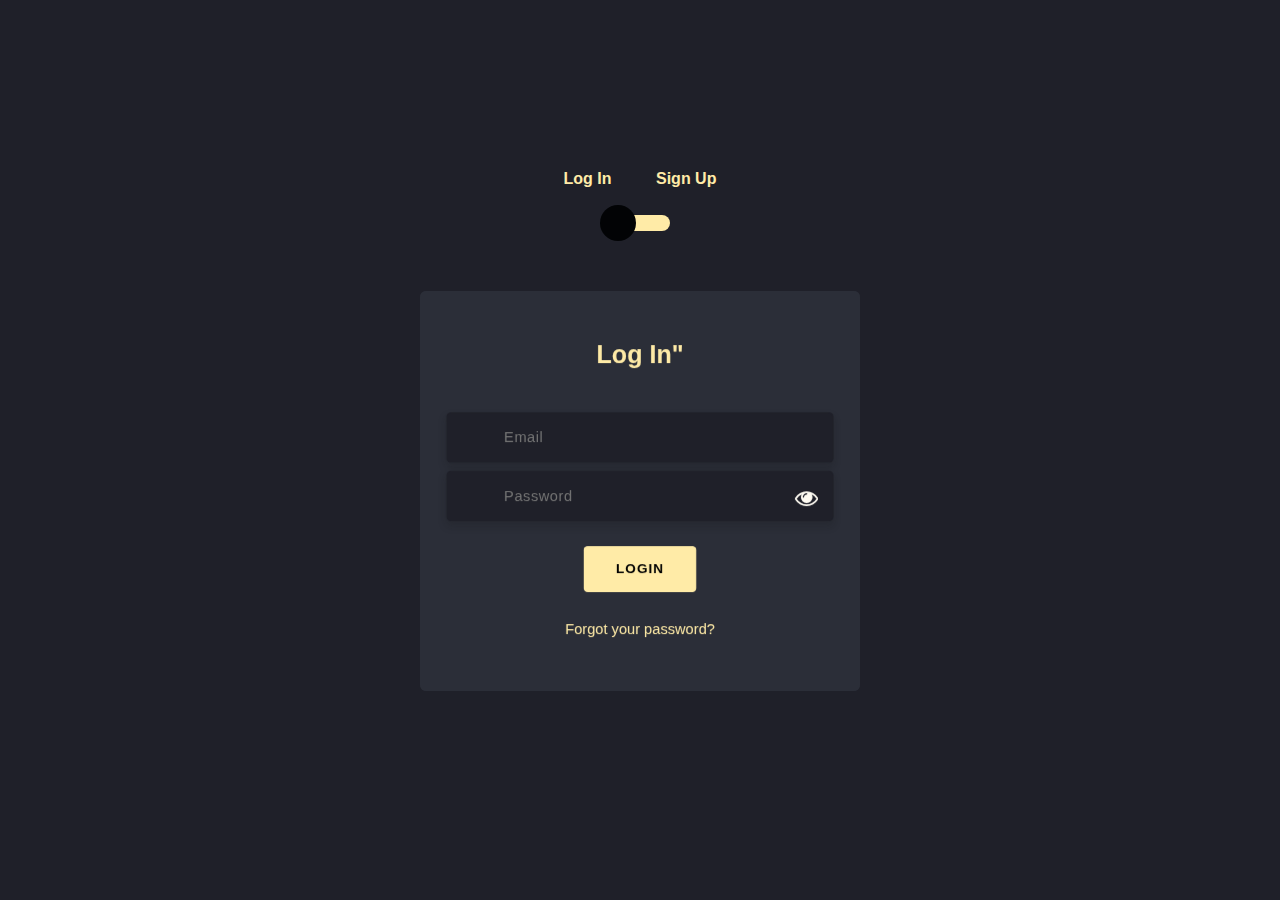
<file: index.html>
<!DOCTYPE html>
<html lang="pt-br">
<head>
  <title>Pirataflix</title>
  <meta charset="utf-8">
  <meta name="viewport" content="width=device-width, initial-scale=1, shrink-to-fit=no">
  <link rel="stylesheet" href="https://unicons.iconscout.com/release/v2.1.9/css/unicons.css">
  <link rel="stylesheet" href="https://cdnjs.cloudflare.com/ajax/libs/twitter-bootstrap/4.5.0/css/bootstrap.min.css">
  <link rel="stylesheet" href="https://cdnjs.cloudflare.com/ajax/libs/font-awesome/4.7.0/css/font-awesome.min.css">
  <link rel="stylesheet" href="ind.css">
  <link rel="shortcut icon" href="imgs/logo.jpg" type="image/x-icon">
   <!--Jquery-->
   <script src="https://ajax.googleapis.com/ajax/libs/jquery/3.6.1/jquery.min.js"></script>
</head>
<body>
  <div class="section">
    <div class="container">
      <div class="row full-height justify-content-center">
        <div class="col-12 text-center align-self-center py-5">
          <div class="section pb-5 pt-5 pt-sm-2 text-center">
            <h6 class="mb-0 pb-3"><span>Log In </span><span>Sign Up</span></h6>
            <input class="checkbox" type="checkbox" id="reg-log" name="reg-log" />
            <label for="reg-log"></label>
            <div class="card-3d-wrap mx-auto">
              <div class="card-3d-wrapper">
                <div class="card-front">
                  <div class="center-wrap">
                    <div class="section text-center">
                      <h4 class="mb-4 pb-3">Log In"
                      </h4>
                      <div class="form-group">
                        <input type="email" class="form-style" placeholder="Email" id="login_field">
                          <i class="input-icon uil uil-at"></i>
                      </div>
                      <div class="form-group mt-2">
                        <input type="password" class="form-style" placeholder="Password" id="password">
                          <i class="input-icon uil uil-lock-alt"></i>
                          <i class="fa fa-eye" id="on" onclick="mostrarSenha()"></i>
                          <i class="fa fa-eye-slash" id="of" onclick="ocultarSenha()"></i>
                      </div>
                      <a class="btn mt-4" href="#"  onclick="logar(); return false">
                        Login</a>
                        <p class="mb-0 mt-4 text-center"><a href="#" class="link">Forgot your
                            password?</a></p>
                    </div>
                  </div>
                </div>
                <div class="card-back">
                  <div class="center-wrap">
                    <div class="section text-center">
                      <form action="register.php" method="post">
                        <h4 class="mb-3 pb-3">Sign Up</h4>
                        <div class="form-group">
                          <input type="text" class="form-style" placeholder="Full Name" name="name">
                          <i class="input-icon uil uil-user"></i>
                        </div>
                        <div class="form-group mt-2">
                          <input type="tel" class="form-style" placeholder="Phone Number" name="phone">
                          <i class="input-icon uil uil-phone"></i>
                        </div>
                        <div class="form-group mt-2">
                          <input type="email" class="form-style" placeholder="Email" name="email">
                          <i class="input-icon uil uil-at"></i>
                        </div>
                        <div class="form-group mt-2">
                          <input type="password" class="form-style" placeholder="Password" name="pass">
                          <i class="input-icon uil uil-lock-alt"></i>
                        </div>
                        <button type="submit" class="btn mt-4" name="send">Register</button>
                      </form>
                    </div>
                    </form>
                  </div>
                </div>
              </div>
            </div>
          </div>
        </div>
      </div>
    </div>
  </div>
  <script src="ind.js"></script>
  <script src="in.js"></script>
</body>
</html>
</file>
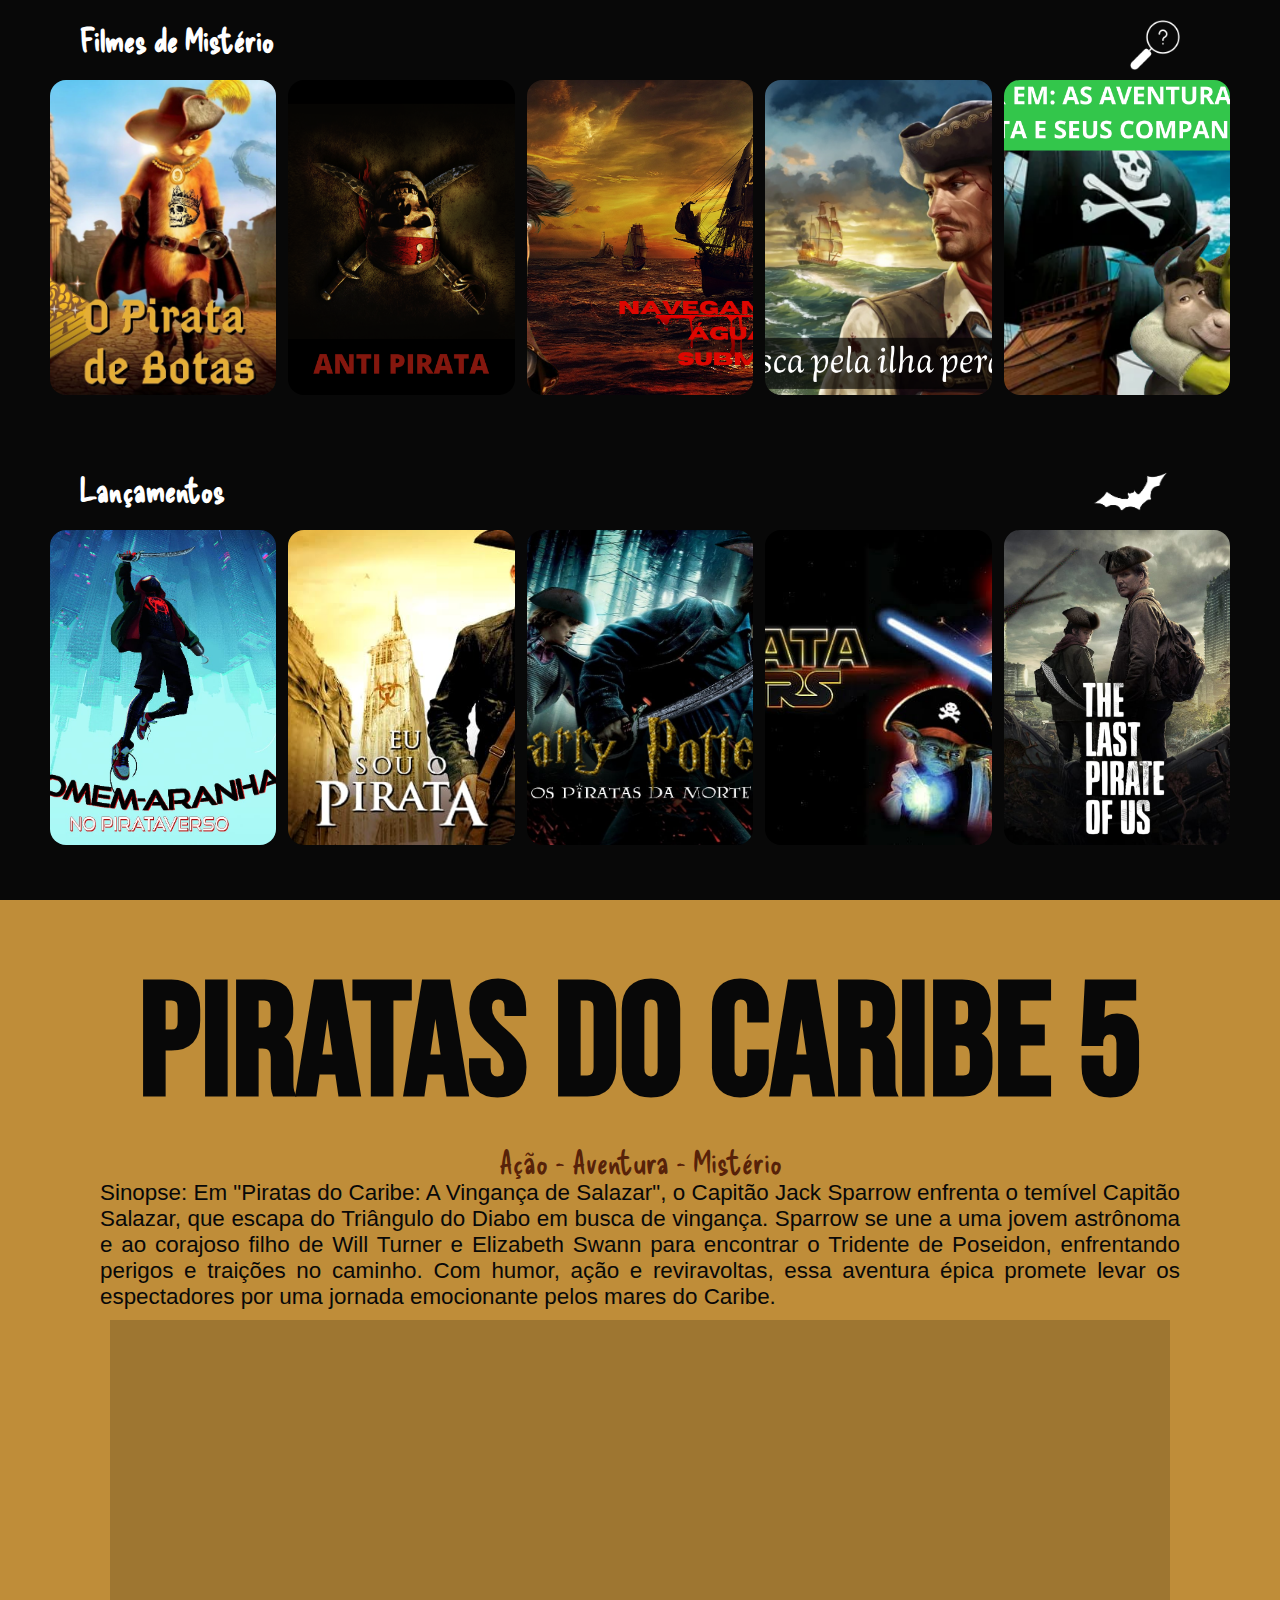
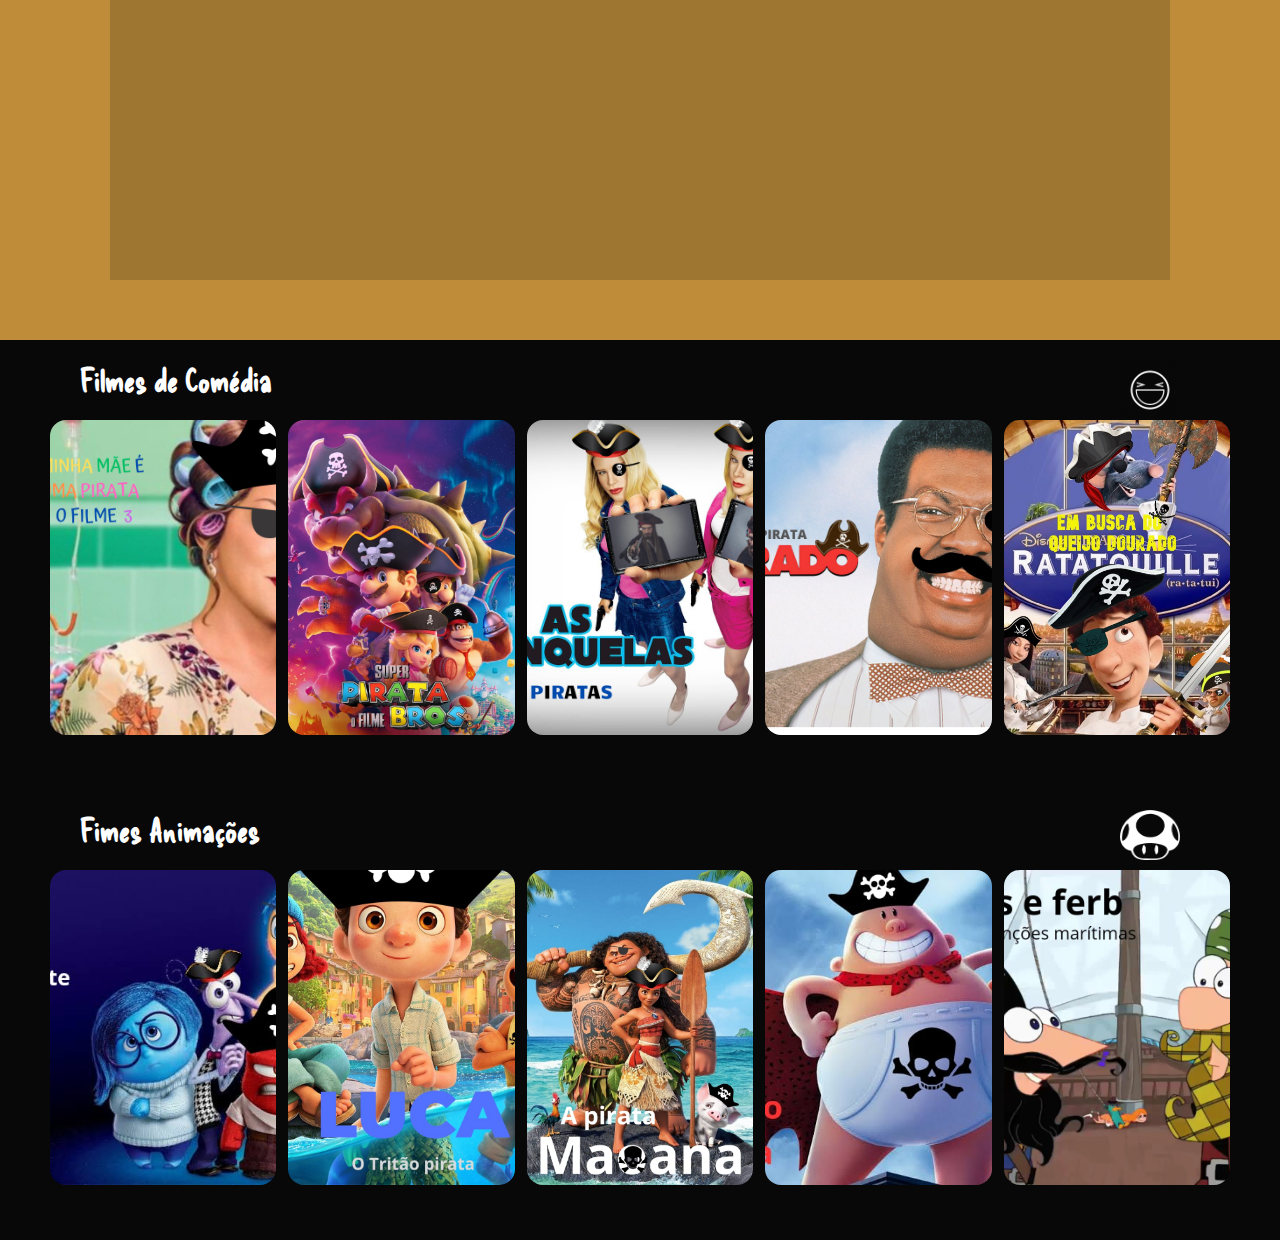
<file: Carrossel.html>
<!DOCTYPE html>
<html lang="pt-br">
<head>
    <meta charset="UTF-8">
    <meta http-equiv="X-UA-Compatible" content="IE=edge">
    <meta name="viewport" content="width=device-width, initial-scale=1.0">
    <title>Pirataflix</title>

    <meta name="viewport" content="width=device-width, initial-scale=1.0">

    <link rel="stylesheet" href="Carrossel.css">
    <script src="Carrossel.js" defer></script>

    <link rel="stylesheet" href="https://cdnjs.cloudflare.com/ajax/libs/font-awesome/6.2.0/css/all.min.css">
</head>
<body>


    <!-- Parte de catalogo de filme -->

    <section id="filmes">

        <!--=======================================================================================-->
        <!--==============================   FILMES   =============================================-->
        <div class="catalogos">
          <!--Categoria dos filmes-->
        <div class="catFilmes">
          <h2>Filmes de Mistério</h2> 
          <img id="lupa" src="imgs/misterioICO.png" alt="" >
        
        </div>
         <!-- Carrossel dos filmes -->
        
          <div class="carrossel">

            <!--================ filme 1 =====================-->
            <div class="filmeExibi" id="movie1" style="background-image: url('imgs/opiratadebotas.jpg')"></div>

            <div class="info" id="info1">
              <button class="close-btn" id="close1">Fechar</button>
              <img src="imgs/opiratadebotas.jpg" alt="" class="imgInfo" onclick="abrirVideo()">
              <h2 class="tituloInfo">O Pirata de Botas</h2>
              <h2 class="catInfo">Mistério - Animação - Aventura</h2>
              <p class="sinopseInfo">Antes de conhecer Shrek e burro, Gato de Botas vive uma grande aventura ao lado de biscoito e pinóquio. Dispostos a conquistas honra e reconhecimentos, eles se juntam pra roubar os barcos para se tornarem capitão, para isso eles enfrentam o Rumpelstiltskin e seu pato que bota ovos de ouro, o pirata de botas quer mesmo é conseguir o perdão se sua mama que cuidou dele.</p>
              
            </div>
            <!--============================================-->

            <!--================ filme 2 =====================-->
            <div class="filmeExibi" id="movie2" style="background-image: url('imgs/antipirata.png')"></div>

            <div class="info" id="info2">
              <button class="close-btn" id="close2">Fechar</button>
              <img src="imgs/antipirata.png" alt="" class="imgInfo" onclick="abrirVideo()">
              <h2 class="tituloInfo">Anti Pirata</h2>
              <h2 class="catInfo">Ação - Aventura - Mistério</h2>
              <p class="sinopseInfo">
                O Capitão Barba Rosa, que foi morto há muitos anos em uma batalha sangrenta no mar, retorna das profundezas do oceano em busca de vingança contra aqueles que debocharam de sua longa barba rosa antes de sua morte. 
                Um grupo de aventureiros busca um tesouro em uma ilha remota, enquanto estão no mar, se deparam com coisas misteriosas acontecendo em seu navio, o temivel e aterrorizante Barba Rosa terroriza os aventureiros, atacando-os com sua espada e uma risada estridente, matando impiedosamente todos aqueles que ousam desafiar sua autoridade.
                O que esses aventureiros irão fazer e por que isso está acontecendo com eles?</p>
              
            </div>
            <!--============================================-->

            <!--================ filme 3 =====================-->
            <div class="filmeExibi" id="movie3" style="background-image: url('imgs/navegandoemagua.png')"></div>

            <div class="info" id="info3">
              <button class="close-btn" id="close3">Fechar</button>
              <img src="imgs/navegandoemagua.png" alt="" class="imgInfo" onclick="abrirVideo()">
              <h2 class="tituloInfo">Navegando pelas águas do submundo</h2>
              <h2 class="catInfo"> Ação - Sobrenatural - Mistério</h2>
              <p class="sinopseInfo">Angelica, uma bela e astuta pirata, após tomar a água da fonte da juventude, e ficar imortal, descobre que é meio sereia e meio humana após ser sentenciada a morte por afogamento.
                Fugindo de seus perseguidores, Angelica adentra as profundezas do mar e descobre coisas estranhas e maravilhosas em locais nunca vistos antes. 
                Ela descobre que há uma civilização subaquática secreta governada por uma força misteriosa e poderosa que pode abalar o mundo.
              </p>
              
            </div>
            <!--============================================-->

            <!--================ filme 4 =====================-->
            <div class="filmeExibi" id="movie4" style="background-image: url('imgs/abuscapelailhaperdida.png')"></div>

            <div class="info" id="info4">
              <button class="close-btn" id="close4">Fechar</button>
              <img src="imgs/abuscapelailhaperdida.png" alt="" class="imgInfo" onclick="abrirVideo()">
              <h2 class="tituloInfo">A busca pela ilha perdida</h2>
              <h2 class="catInfo">Mistério - Aventura, suspense</h2>
              <p class="sinopseInfo">O pirata caolho Eduardo Henrique sempre ouviu lendas sobre uma ilha misteriosa que muda de localização constantemente, e ele está determinado a encontrá-la e descobrir seus segredos. 
                Finalmente, eles chegam à ilha misteriosa e descobrem um lugar incrível, repleto de tesouros escondidos e mistérios antigos. Mas a verdadeira surpresa é uma presença misteriosa que habita a ilha, e parece que eles não são bem vindos ali.</p>
              
            </div>
            <!--============================================-->

            <!--================ filme 5 =====================-->
            <div class="filmeExibi" id="movie5" style="background-image: url('imgs/shrek.png')"></div>

            <div class="info" id="info5">
              <button class="close-btn" id="close5">Fechar</button>
              <img src="imgs/shrek.png" alt="" class="imgInfo" onclick="abrirVideo()">
              <h2 class="tituloInfo">Shrek em: As aventuras de um pirata e seus companheiros</h2>
              <h2 class="catInfo">Animação - Mistérios - Contoa</h2>
              <p class="sinopseInfo">Doente em estado terminal, o Pirata Harold chama Fiona e Shrek para uma conversa sobre a sucessão de seu návio e tripulação pirata conhecidos como Tão Tão Distante. Na companhia do Burro e do Pirata de Botas, Shrek se encarrega da missão e sai em busca do pirata biscoito e seus amigos que pode ser seu substituto como capitão do návio. Mas, antes de cumprir a tarefa, enfrenta as armações do ambicioso Príncipe Encantado e sua mãe fada madrinha.</p>
              
            </div>
            <!--============================================-->

            
          </div>
          <div id="espaco"></div>
        </div>  
        <!--=======================================================================================-->
        <!--=======================================================================================-->
        
            <!--=======================================================================================-->
        <!--==============================   FILMES   =============================================-->
        <div class="catalogos">
          <!--Categoria dos filmes-->
        <div class="catFilmes">
          <h2>Lançamentos</h2> 
          <img id="bat" src="imgs/bat.png" alt="" >
        
        </div>
         <!-- Carrossel dos filmes -->
        
          <div class="carrossel">

            <!--================ filme 1 =====================-->
            <div class="filmeExibi" id="movie6" style="background-image: url('imgs/aranhaverso.jfif')"></div>

            <div class="info" id="info6">
              <button class="close-btn" id="close6">Fechar</button>
              <img src="imgs/aranhaverso.jfif" alt="" class="imgInfo" onclick="abrirVideo()">
              <h2 class="tituloInfo">Homem-Aranha No PirataVerso</h2>
              <h2 class="catInfo">Ação - Animação - Superheroi</h2>
              <p class="sinopseInfo">A pouco tempo o estudante universitário Miles assumiu sua identidade secreta como o herói justiceiro Homem-Aranha, depois de enfrentar inúmeras ameaças, é chegada a hora do seu maior desafio: Acabar de vez com sua versão do mau de outra dimensão, a principal mente por trás de um enorme grupo piratas de outro mundo.</p>
              
            </div>
            <!--============================================-->
            <!--================ filme 7 =====================-->
            <div class="filmeExibi" id="movie7" style="background-image: url('imgs/eusouopirata.jfif')"></div>

            <div class="info" id="info7">
              <button class="close-btn" id="close7">Fechar</button>
              <img src="imgs/eusouopirata.jfif" alt="" class="imgInfo" onclick="abrirVideo()">
              <h2 class="tituloInfo">Eu sou o Pirata</h2>
              <h2 class="catInfo">Suspense - Terror - Ação</h2>
              <p class="sinopseInfo">Anos após o mundo ter sido destruído devido as grandes proporções de guerras originalizadas por bandos  piratas, acompanhamos a vida de Will, um nômade forasteiro que devido as guerras perdeu tudo que era importante na sua vida antiga, não vendo mais sentido em sua vida, ele decide fazer o impensável: ir atrás das grandes mentes por trás das mais cruéis tripulações.</p>
              
            </div>
            <!--============================================-->
            <!--================ filme 1 =====================-->
            <div class="filmeExibi" id="movie8" style="background-image: url('imgs/harry.jfif')"></div>

            <div class="info" id="info8">
              <button class="close-btn" id="close8">Fechar</button>
              <img src="imgs/harry.jfif" alt="" class="imgInfo" onclick="abrirVideo()">
              <h2 class="tituloInfo">Harry Potter e os Piratas da Morte</h2>
              <h2 class="catInfo">Suspense - Terror - Comédia</h2>
              <p class="sinopseInfo">Após um feitiço que deu errado, Harry junto de Hermione e Ron são transportados para outra dimensão, após explorarem o novo mundo, descobrem que além de muita magia maligna, há também um enorme grupo de piratas querendo dominar seus lares.</p>
              
            </div>
            <!--============================================-->
            <!--================ filme 1 =====================-->
            <div class="filmeExibi" id="movie9" style="background-image: url('imgs/piratawars.jfif')"></div>

            <div class="info" id="info9">
              <button class="close-btn" id="close9">Fechar</button>
              <img src="imgs/piratawars.jfif" alt="" class="imgInfo" onclick="abrirVideo()">
              <h2 class="tituloInfo">Pirata Wars</h2>
              <h2 class="catInfo">Ação - Aventura - Espacial</h2>
              <p class="sinopseInfo">A cada dia que se passa a zona dominada pelo Capitão Pirata Vader se expande na galáxia, exterminando qualquer tipo de resistência que se oponha, mas ainda há esperanças, em um planeta deserto muito distante do navio central Ostra da Morte, um jovem é convocado para um pequeno grupo de insurgentes dispostos a combater os piratas espaciais, mas mau sabia ele os segredos que descobriria nessa imensa aventura.</p>
              
            </div>
            <!--============================================-->
            <!--================ filme 1 =====================-->
            <div class="filmeExibi" id="movie10" style="background-image: url('imgs/tlou.jfif')"></div>

            <div class="info" id="info10">
              <button class="close-btn" id="close10">Fechar</button>
              <img src="imgs/tlou.jfif" alt="" class="imgInfo" onclick="abrirVideo()">
              <h2 class="tituloInfo">The Pirate of Us</h2>
              <h2 class="catInfo">Suspense - Apocalipse - Sobrevivência</h2>
              <p class="sinopseInfo">Em um mundo onde tudo foi tomado por imensas guerras de federações contra bando piratas, observamos a vida de Joel, um dos poucos mercenários disposto a fazer trabalhos impossíveis e suicidas aceitando uma de suas ultimas missões: Levar a garota com as respostas para o fim da guerra, não tendo em visto que para isso, esbarraria em tudo aquilo que é hostil nesse mundo apocalíptico.</p>
              
            </div>
            <!--============================================-->
            
            <!--============================================-->

            
          </div>
          <div id="espaco"></div>
        </div>  
        <!--=======================================================================================-->
        <!--=======================================================================================-->
        
            
        
      
      
       
        
      
      
       
 
        <!--=======================================================================================-->
        <!-- Parte de Lançamento de filme -->
        <!--=======================================================================================-->

        <div class="lancamento">
            <h2 id="tituloLan">Piratas do Caribe 5</h2>
            <p id="categoriaLan">Ação - Aventura - Mistério</p>
            <p id="sinopseLan">Sinopse: Em "Piratas do Caribe: A Vingança de Salazar", o Capitão Jack Sparrow enfrenta o temível Capitão Salazar, que escapa do Triângulo do Diabo em busca de vingança. Sparrow se une a uma jovem astrônoma e ao corajoso filho de Will Turner e Elizabeth Swann para encontrar o Tridente de Poseidon, enfrentando perigos e traições no caminho. Com humor, ação e reviravoltas, essa aventura épica promete levar os espectadores por uma jornada emocionante pelos mares do Caribe. </p>

            <div id="videoLan">
              <iframe width="100%" height="100%" src="https://www.youtube.com/embed/fpPv8XdjW8w" title="YouTube video player" frameborder="0" allow="accelerometer; autoplay; clipboard-write; encrypted-media; gyroscope; picture-in-picture; web-share" allowfullscreen></iframe>
            </div>  
        </div>
        <!--=======================================================================================-->
        <!--============================-->
        <!--=======================================================================================-->

      



        <!--=======================================================================================-->
        <!--==============================   FILMES   =============================================-->
        <div class="catalogos">
          <!--Categoria dos filmes-->
        <div class="catFilmes">
          <h2>Filmes de Comédia</h2> 
          <img id="hahaha" src="imgs/hahaha.png" alt="" >
        
        </div>
         <!-- Carrossel dos filmes -->
        
          <div class="carrossel">

          
           <!--================ filme 1 =====================-->
           <div class="filmeExibi" id="movie11" style="background-image: url('imgs/minhamaeeumapirata.jfif')"></div>

           <div class="info" id="info11">
             <button class="close-btn" id="close11">Fechar</button>
             <img src="imgs/minhamaeeumapirata.jfif" alt="" class="imgInfo" onclick="abrirVideo()">
             <h2 class="tituloInfo">Minha mãe é uma pirata </h2>
             <h2 class="catInfo">Aventura - Besteirol - Comédia</h2>
             <p class="sinopseInfo">Determinada a provar que é uma verdadeira pirata, nossa heroína se une a uma tripulação excêntrica de piratas atrapalhados, formada por seus fiéis amigos e vizinhos. Juntos, eles enfrentarão tempestades, enfrentarão monstros marinhos e lidarão com uma rival sinistra, Capitã Maligna, que fará de tudo para ficar com o tesouro.
              Enquanto desbrava ilhas exóticas, Dona Hermínia precisará usar suas habilidades cômicas para contornar os obstáculos e manter sua tripulação unida. Enquanto isso, seus filhos, Juliano e Marcelina, se juntam à aventura, provando que a família é o maior tesouro de todos.
               Prepare-se para embarcar nessa jornada hilariante em alto-mar, onde a verdadeira riqueza está nas risadas compartilhadas e no amor entre mãe e filhos.</p>
             
           </div>
           <!--============================================-->
           <!--================ filme 1 =====================-->
           <div class="filmeExibi" id="movie12" style="background-image: url('imgs/mario.jfif')"></div>

           <div class="info" id="info12">
             <button class="close-btn" id="close12">Fechar</button>
             <img src="imgs/mario.jfif" alt="" class="imgInfo" onclick="abrirVideo()">
             <h2 class="tituloInfo">Super Pirata Bros O Fime</h2>
             <h2 class="catInfo">Animação - Aventura - Mistério</h2>
             <p class="sinopseInfo">Super Mario! Um clássico dos vídeo-games agora em mais uma de suas aventuras fantásticas contra o terrível vilão Bowser, acompanhado de seus amigos, Mario parte para uma jornada pelo mundo dos piratas para recuperar a sua amada das mãos do Capitão Bowser, será que ele conseguira?</p>
             
           </div>
           
           <!--================ filme 1 =====================-->
           <div class="filmeExibi" id="movie13" style="background-image: url('imgs/as\ branquelas.jfif')"></div>

           <div class="info" id="info13">
             <button class="close-btn" id="close13">Fechar</button>
             <img src="imgs/as branquelas.jfif" alt="" class="imgInfo" onclick="abrirVideo()">
             <h2 class="tituloInfo">As branquelas Pirata</h2>
             <h2 class="catInfo">Ação - Aventura - Comédia</h2>
             <p class="sinopseInfo">As branquelas Piratas conta a história das irmãs Brittany e Tiffany que cansadas da rotina do escritório, decidem embarcar em uma grande aventura como piratas. Sem muita experiência no assunto, elas precisam lidar com as dificuldades do mar e as ameaças de outros piratas para conseguir alcançar o tão sonhado tesouro. Com muito humor e trapalhadas, elas conquistam a tripulação e provam que não é preciso ser um homem para ser um bom pirata.</p>
             
           </div>
           <!--============================================-->
           <!--================ filme 1 =====================-->
           <div class="filmeExibi" id="movie14" style="background-image: url('imgs/professor.jfif')"></div>

           <div class="info" id="info14">
             <button class="close-btn" id="close14">Fechar</button>
             <img src="imgs/professor.jfif" alt="" class="imgInfo" onclick="abrirVideo()">
             <h2 class="tituloInfo">O professor pirata aloprado</h2>
             <h2 class="catInfo">Besteirol - Escolar - Comédia</h2>
             <p class="sinopseInfo">Com sua inteligência peculiar e suas experiências científicas malucas, o Professor pirata está determinado a encontrar o lendário tesouro dos mares, escondido há séculos. A bordo do seu navio pirata laboratório, ele reúne uma tripulação divertida e desajustada, formada por ex-alunos e colegas cientistas, que embarcam nessa jornada maluca ao seu lado.
              Enquanto enfrenta tempestades e criaturas marinhas bizarras, o Professor Pirata Aloprado causa caos e diversão por onde passa. Utilizando sua inventividade e conhecimento científico, ele encontra maneiras inusitadas de superar obstáculos e confundir seus inimigos, como o Capitão Gancho, um pirata rival obcecado pelo tesouro.
              Enquanto isso, os alunos do Professor Sherman embarcam na aventura, aprendendo valiosas lições de ciência, amizade e coragem. Juntos, eles descobrem que a verdadeira riqueza está nas descobertas científicas, nas risadas compartilhadas e no poder do trabalho em equipe</p>
             
           </div>
           <!--============================================-->
           <!--================ filme 1 =====================-->
           <div class="filmeExibi" id="movie15" style="background-image: url('imgs/rato.jfif')"></div>

           <div class="info" id="info15">
             <button class="close-btn" id="close15">Fechar</button>
             <img src="imgs/rato.jfif" alt="" class="imgInfo" onclick="abrirVideo()">
             <h2 class="tituloInfo">Ratatouille: Em Busca do Queijo Dourado</h2>
             <h2 class="catInfo">Aventura - Animação - Comédia</h2>
             <p class="sinopseInfo">Prepare-se para uma hilariante aventura em "Ratatouille: Em Busca do Queijo Dourado", onde o ratinho Remy se torna um pirata determinado a encontrar o lendário Queijo da Sabedoria Suprema. Com sua tripulação de amigos roedores e um atrapalhado cozinheiro como co-piloto, eles enfrentam tempestades de migalhas, piratas famintos e situações hilárias em busca do tesouro mais saboroso dos mares. Uma história cheia de humor, trocadilhos com queijos e uma pitada de gastronomia que vai fazer você rir do início ao fim.</p>
             
           </div>
           <!--============================================-->
            
            <!--============================================-->

            
          </div>
          <div id="espaco"></div>
        </div>  
        <!--=======================================================================================-->
        <!--=======================================================================================-->

        

        <!--=======================================================================================-->
        <!--==============================   FILMES   =============================================-->
        <div class="catalogos">
          <!--Categoria dos filmes-->
        <div class="catFilmes">
          <h2>Fimes Animações</h2> 
          <img id="animacao" src="imgs/animacao.png" alt="" >
        
        </div>
         <!-- Carrossel dos filmes -->
        
          <div class="carrossel">

           <!--================ filme 1 =====================-->
           <div class="filmeExibi" id="movie16" style="background-image: url('imgs/divertidamente.jfif')"></div>

           <div class="info" id="info16">
             <button class="close-btn" id="close16">Fechar</button>
             <img src="imgs/divertidamente.jfif" alt="" class="imgInfo" onclick="abrirVideo()">
             <h2 class="tituloInfo">Divertidamente Em Alto Mar</h2>
             <h2 class="catInfo">Animação - Comédia - Aventura</h2>
             <p class="sinopseInfo">Com a mudança para uma nova jornada em alto mar , as emoções de Riley, que tem apenas 11 anos de idade, ficam extremamente agitadas. Uma confusão na sala de controle do navio deixa a Alegria e a Tristeza de fora, afetando a vida de Riley radicalmente e assim deixando ela doida com essa vida pirata </p>
             
           </div>
           <!--============================================-->
           <!--================ filme 1 =====================-->
           <div class="filmeExibi" id="movie17" style="background-image: url('imgs/luca.jfif')"></div>

           <div class="info" id="info17">
             <button class="close-btn" id="close17">Fechar</button>
             <img src="imgs/luca.jfif" alt="" class="imgInfo" onclick="abrirVideo()">
             <h2 class="tituloInfo">Luca O Tritão Pirata</h2>
             <h2 class="catInfo">Animação - Mistério - Comédia</h2>
             <p class="sinopseInfo">Luca vive aventuras com seu novo melhor amigo pirata, mas a diversão é ameaçada por um segredo: seu amigo é um monstro marinho de outro mundo que fica abaixo da superfície da água assim tendo que caçá-lo até o capitão pirata ter sua cabeça </p>
             
           </div>
           <!--============================================-->
           <!--================ filme 1 =====================-->
           <div class="filmeExibi" id="movie18" style="background-image: url('imgs/moana.jfif')"></div>

           <div class="info" id="info18">
             <button class="close-btn" id="close18">Fechar</button>
             <img src="imgs/moana.jfif" alt="" class="imgInfo" onclick="abrirVideo()">
             <h2 class="tituloInfo">A Pirata Maoana </h2>
             <h2 class="catInfo">Animação - Comédia - Ação</h2>
             <p class="sinopseInfo">Uma jovem parte em uma missão para capturar um pirata Durante a jornada, Moana conhece o outrora poderoso semideus Maui, que a guia em sua busca para encontrar o  caminho até o pirata, eles navegam pelo oceano em uma viagem incrível. Até achar o pirata ele pagar todos os seus erros e sendo preso </p>
             
           </div>
           <!--============================================-->
           <!--================ filme 1 =====================-->
           <div class="filmeExibi" id="movie19" style="background-image: url('imgs/cueca.jfif')"></div>

           <div class="info" id="info19">
             <button class="close-btn" id="close19">Fechar</button>
             <img src="imgs/cueca.jfif" alt="" class="imgInfo" onclick="abrirVideo()">
             <h2 class="tituloInfo">As aventuras do Capitão Cueca</h2>
             <h2 class="catInfo">Animação - Comédia - Aventura</h2>
             <p class="sinopseInfo">George Beard e Harold Hutchins são melhores amigos que passam os seus dias criando histórias em jornadas piratas fazendo com que as peças que vão roubar  . Um dia, acidentalmente hipnotizam o capitão , levando-o a acreditar que ele é o Capitão Cueca, um super-herói completamente tolo cujo traje consiste em roupa íntima e uma capa. Como se isso não fosse ruim o suficiente, o novo capitao é um cientista maluco que caiu em desgraça e está disposto a vingar-se a todo custo até acabar com o navio</p>
             
           </div>
           <!--============================================-->
           <!--================ filme 1 =====================-->
           <div class="filmeExibi" id="movie20" style="background-image: url('imgs/phineas.jfif')"></div>

           <div class="info" id="info20">
             <button class="close-btn" id="close20">Fechar</button>
             <img src="imgs/phineas.jfif" alt="" class="imgInfo" onclick="abrirVideo()">
             <h2 class="tituloInfo">Phineas e Ferb</h2>
             <h2 class="catInfo">Animação - Comédia - Aventura</h2>
             <p class="sinopseInfo">Phineas e Ferb querem viajar em um navio aventura pirata, assim começam a construir um barco do zero e chamando seus amigos para virar piratas junto com eles
            </p>
             
           </div>


            
          </div>
          <div id="espaco"></div>
        </div>  
        <!--=======================================================================================-->
        <!--=======================================================================================-->
        
<div id="videoContainer"></div>

      
      
       

    </section>

   
</body>
</html>
</file>
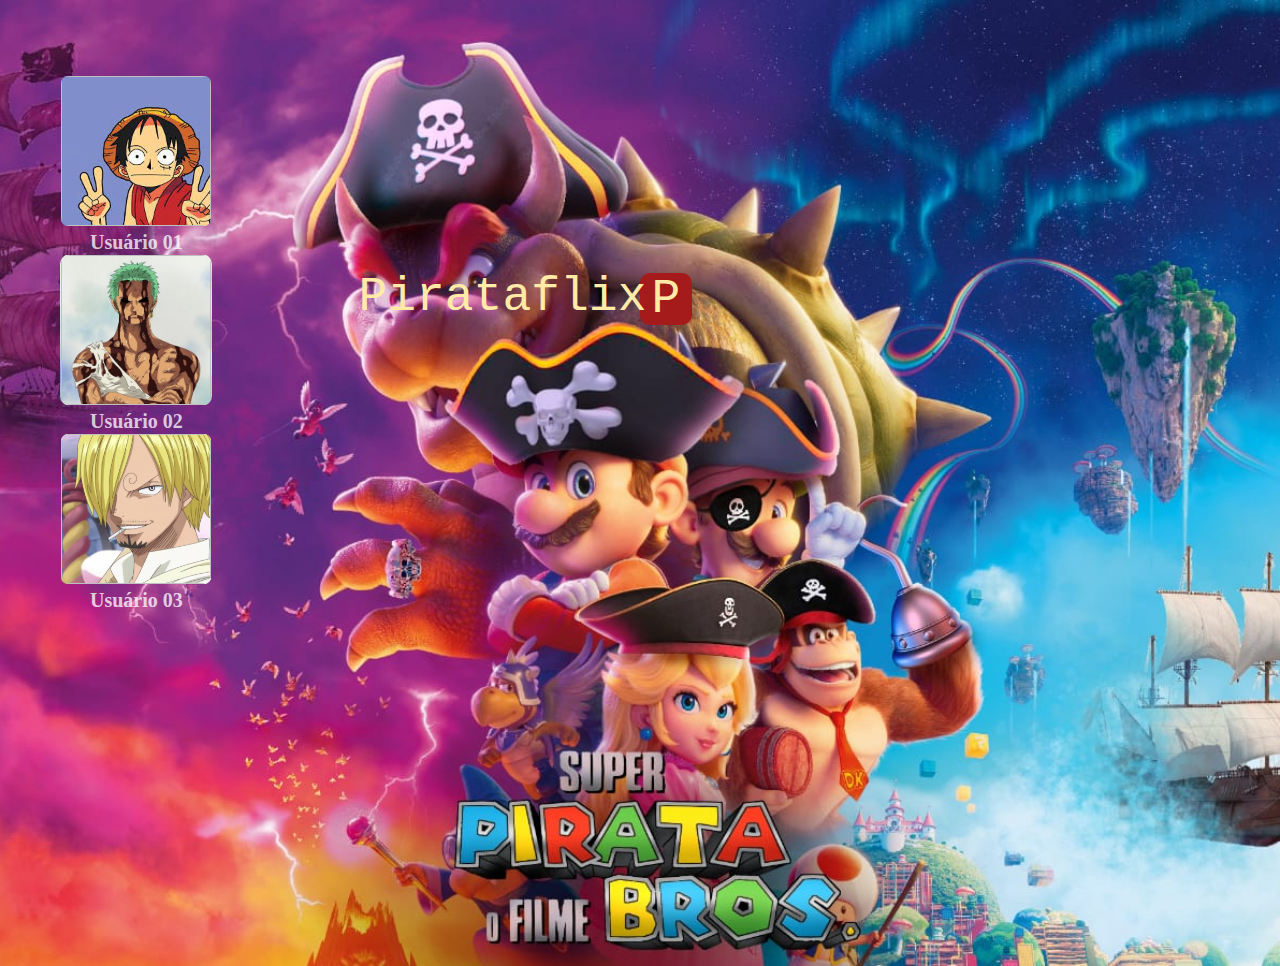
<file: usuario.html>
<!DOCTYPE html>
<html lang="pt-br">
<head>
    <meta charset="UTF-8">
    <meta name="viewport" content="width=device-width, initial-scale=1.0">
    <title>Pirataflix</title>
    <link rel="stylesheet" href="usuario.css">
    <link rel="shortcut icon" href="imgs/logo.jpg" type="image/x-icon">
</head>
<body>
    <div id="slider">
        <img class="selected" src="imgs/mario.jfif" alt="Image1">
        <img src="imgs/divertidamente.jfif" alt="Image2">
        <img src="imgs/opiratadebotas.jpg" alt="Image3">
        <img src="imgs/eusouopirata.jfif" alt="Image4">
        <img src="imgs/phineas.jfif" alt="Image5">
    </div>
    <div class="mando">
        <div class="controle ">
          <div class="quadrado ttyping-anima"> 
            <p class="linn typ">P</p><!--typ-->
          </div><!--ttyping-anima-->
       
             
          <p class="line type-animation">Pirataflix</p><!--type-animation-->
      </div>
    <div class="usu ">
        <div>
            <a href="Carrossel.html"><img  class="usuario" >
            <h6>Usuário 01</h6></a>
        </div>
        <div>
            <a href="Carrossel.html"><img  class="usuarioo">
            <h6>Usuário 02</h6></a>
        </div>
        <div>
            <a href="Carrossel.html"><img  class="usuariooo">
            <h6>Usuário 03</h6></a>
        </div>
    </div>
    <script src="script.js"></script>

    
</body>
</html>
</file>
<file: ind.css>
body{
	font-family: 'Poppins', sans-serif;
	font-weight: 300;
	line-height: 1.7;
	color: #ffeba7;
	background-color: #1f2029;
}
a:hover {
	text-decoration: none;
}
.link {
  color: #ffeba7;
}
.link:hover {
  color: #c4c3ca;
}
p {
  font-weight: 500;
  font-size: 14px;
}
h4 {
  font-weight: 600;
}
h6 span{
  padding: 0 20px;
  font-weight: 700;
}
.section{
  position: relative;
  width: 100%;
  display: block;
}
.full-height{
  min-height: 100vh;
}
[type="checkbox"]:checked,
[type="checkbox"]:not(:checked){
display: none;
}
.checkbox:checked + label,
.checkbox:not(:checked) + label{
  position: relative;
  display: block;
  text-align: center;
  width: 60px;
  height: 16px;
  border-radius: 8px;
  padding: 0;
  margin: 10px auto;
  cursor: pointer;
  background-color: #ffeba7;
}
.checkbox:checked + label:before,
.checkbox:not(:checked) + label:before{
  position: absolute;
  display: block;
  width: 36px;
  height: 36px;
  border-radius: 50%;
  color: #ffeba7;
  background-color: #020305;
  font-family: 'unicons';
  content: '\eb4f';
  z-index: 20;
  top: -10px;
  left: -10px;
  line-height: 36px;
  text-align: center;
  font-size: 24px;
  transition: all 0.5s ease;
}
.checkbox:checked + label:before {
  transform: translateX(44px) rotate(-270deg);
}
.card-3d-wrap {
  position: relative;
  width: 440px;
  max-width: 100%;
  height: 400px;
  -webkit-transform-style: preserve-3d;
  transform-style: preserve-3d;
  perspective: 800px;
  margin-top: 60px;
}
.card-3d-wrapper {
  width: 100%;
  height: 100%;
  position:absolute;
  -webkit-transform-style: preserve-3d;
  transform-style: preserve-3d;
  transition: all 600ms ease-out; 
}
.card-front, .card-back {
  width: 100%;
  height: 100%;
  background-color: #2b2e38;

  position: absolute;
  border-radius: 6px;
  -webkit-transform-style: preserve-3d;
}
.card-back {
  transform: rotateY(180deg);
}
.checkbox:checked ~ .card-3d-wrap .card-3d-wrapper {
  transform: rotateY(180deg);
}
.center-wrap{
  position: absolute;
  width: 100%;
  padding: 0 35px;
  top: 50%;
  left: 0;
  transform: translate3d(0, -50%, 35px) perspective(100px);
  z-index: 20;
  display: block;
}
.form-group{ 
  position: relative;
  display: block;
    margin: 0;
    padding: 0;
}
.form-style {
  padding: 13px 20px;
  padding-left: 55px;
  height: 48px;
  width: 100%;
  font-weight: 500;
  border-radius: 4px;
  font-size: 14px;
  line-height: 22px;
  letter-spacing: 0.5px;
  outline: none;
  color: #c4c3ca;
  background-color: #1f2029;
  border: none;
  -webkit-transition: all 200ms linear;
  transition: all 200ms linear;
  box-shadow: 0 4px 8px 0 rgba(21,21,21,.2);
}
.form-style:focus,
.form-style:active {
  border: none;
  outline: none;
  box-shadow: 0 4px 8px 0 rgba(21,21,21,.2);
}
.input-icon {
  position: absolute;
  top: 0;
  left: 18px;
  height: 48px;
  font-size: 24px;
  line-height: 48px;
  text-align: left;
  -webkit-transition: all 200ms linear;
   transition: all 200ms linear;
}
.btn{  
  border-radius: 4px;
  height: 44px;
  font-size: 13px;
  font-weight: 600;
  text-transform: uppercase;
  -webkit-transition : all 200ms linear;
  transition: all 200ms linear;
  padding: 0 30px;
  letter-spacing: 1px;
  display: -webkit-inline-flex;
  display: -ms-inline-flexbox;
  display: inline-flex;
  align-items: center;
  background-color: #ffeba7;
  color: #000000;
}
.btn:hover{  
  background-color: #000000;
  color: #ffeba7;
  box-shadow: 0 8px 24px 0 rgba(16,39,112,.2);
}

#on{
    position: absolute;
    color: #FFFCF3;
    right: 15px;
    font-size: 22px;
    margin-top: 15px;
    cursor: pointer;
  }
  #of{
    position: absolute;
    color: #FFFCF3;
    right: 15px;
    font-size: 22px;
    margin-top: 15px;
    display: none;
    cursor: pointer;
  }
</file>
<file: Carrossel.css>
@charset "UTF-8";

  @import url('https://fonts.googleapis.com/css2?family=Bebas+Neue&family=Delicious+Handrawn&display=swap');

  /*

    para usar a fonte
  font-family: 'Bebas Neue', cursive;
font-family: 'Delicious Handrawn', cursive;
  */

  /* ================  parte de catalogo de filmes ===================*/

*{
  margin: 0;
  padding:0;
  box-sizing: border-box;
  font-family: sans-serif;
}

::-webkit-scrollbar              { 
  width: 12px;
  padding-right: 2px;
  margin-right: 2px ;
background-color: #000000; }
::-webkit-scrollbar-track        { 
  background: #080808; 
  border-radius: 20px;       /* roundness of the scroll thumb */
  border: 3px solid #080808; 
}

::-webkit-scrollbar-thumb        { 
  background-color: #BF8D39;
  border-radius: 20px;       /* roundness of the scroll thumb */
  border: 3px solid #080808; 
 }
 * {
  scrollbar-width: thin;
  scrollbar-color: #BF8D39  #080808;
  
}

body{
  overflow-x: hidden;
  
}
.catFilmes {
  display: flex;
  padding-top: 20px;
  padding-left:80px;
  padding-right: 100px;
  padding-bottom: 60px;


  align-items: stretch;
  justify-content: space-between;
  height: 10px;
  background-color: #080808;

}

.catFilmes h2 {
  font-family: 'Delicious Handrawn', cursive, sans-serif;
  font-size: 2em;
  color: #fff;
}

#bat  {
  width: 100px;
  height: 50px;

}


#lupa  {
  width: 50px;
  height: 50px;

}

#hahaha  {
  width: 60px;
  height: 60px;

}

#animacao  {
  width: 60px;
  height: 50px;

}

 /* ================  Carrossel dos filmes ===================*/
.flexCar{
  display: flex;
  padding: 10px 35px;
  align-items: top ;
  justify-content: center;
  min-height: 100%;
  background-color: #080808;
}

.carrossel{
  display: flex;
  height:20rem;
  gap:12px;
  background-color: #080808;

  padding-left: 50px;
  padding-right: 50px;
  padding-bottom: 5px;
  
}

.filmeExibi{
  flex: 1;
  border-radius: 1rem;
  background-position: center;
  background-repeat: no-repeat;
  background-size: auto 100%;
  transition: all .8s cubic-bezier(.25, .4, .45, 1.4);
}
.filmeExibi:hover{
  flex:5;
  border-radius: 2px;

  outline: 3px solid #BF8D39;
  outline-offset: 2px;
  animation: selecao 0.5s ease-in-out infinite alternate;
}


@keyframes selecao {
  from {
    outline-offset: -1px;
  }
  to {
    outline-offset: 5px;
  }
}

#espaco{background-color: #080808;padding-bottom: 50px;}



/*======================== exibição da info do filme */

.movie {
  display: flex;
  flex-direction: column;
  align-items: center;
  margin-bottom: 30px;
}



.info {
  position: fixed;

  transform: translate(-50%, -50%);
  width: 95%;
  max-width: 1300px;
  height: 90%;
  padding: 20px;
  background-color: #080808;
  overflow-y: scroll;
  overflow-x: hidden;
  
  box-shadow: 0 0 10px rgba(0, 0, 0, 0.3);
  border-radius: 5px;
  display: none;
  z-index: 1000;

  background-image: url(imgs/logo.jpg);
  background-repeat: no-repeat;
  background-position-x: center;
  background-size: cover;
  background-blend-mode: overlay;

  bottom: -100px;
  right: 20px;
  opacity: 0;
  animation: surgir 0.7s forwards;
}

@keyframes surgir {
  from {
   top: 100%;
    left: 50%;
    opacity: 0;
  }
  to {
   top: 55%;
  left: 50%;
    opacity: 1;
  }
}


.show {
  display: block;
}

.imgInfo{

  width: 50%;
  height: auto;
  cursor: pointer;

  display: block;
  margin: 0 auto;
  position: relative;

  animation: videoSai 0.4s forwards;
  animation-direction: alternate;

 
  outline: 2px solid #BF8D39;
  outline-offset: 2px;
}

.imgInfo:hover{ 
  
  animation: videoAparece 0.4s forwards;
 

}


@keyframes videoAparece {
  from {
    width: 50%;
    height: auto;
    cursor: pointer;
    
  }
  to {
    width: 90%;
    height: auto;
    cursor: pointer;
    
    
  }
  
}
@keyframes videoSai {
  from {
    width: 89%;
    height: auto;
  }
  to {
    width: 50%;
    height: auto;
  }
}


.tituloInfo{
  font-family: 'Delicious Handrawn', cursive, sans-serif;
  font-size: 8em;
  color: #fff;
  text-align: center;
  padding-bottom: 0px;
  margin-bottom: 0;
}

.catInfo{
  font-family: 'Delicious Handrawn', cursive, sans-serif;
  font-size: 1.5em;
  color: #BF8D39;
  text-align: center;
  padding-bottom: 10px;
  padding-top: 0px;
  margin-top: 0px;
}

.sinopseInfo{
  font-family: Arial, Helvetica, sans-serif;
  font-size: 18px;
  color: #fff;
  text-align: justify;
  padding: 0px 30px;
}



.close-btn {
  display: block;
  background-color: #BF8D39;
  color: #fff;
  border: none;
  width: 100%;
  height: auto;

  font-size: 1.5em;

  padding: 5px 10px;
  border-radius: 1px;
  cursor: pointer;
  margin: 10px;
  

  
}


.close-btn:hover {
  outline: 2px solid #BF8D39;
  outline-offset: 2px;
  animation: selecao 0.5s ease-in-out infinite alternate;
}

/* ==================== Responsividade  carrossel  ======================*/
@media screen  and (max-width: 900px){
  .carSlide  img{
    width: calc(100% / 2);


  }


}

@media screen  and (max-width: 550px){
  .carSlide  img{
    width: 100%;

  }

  
}


/* ========================= Lançamentos ======================================== */

.lancamento{
  display: grid;
  grid-template-areas: 'titulo  titulo '
                       'cat cat'
                       'sinopse sinopse'
                       'video video'
                       'video video';
  
  background-color: #BF8D39;
  padding: 50px 100px;

  height: 100%;
  width: 100vw;
}

#tituloLan{
  grid-area: titulo;

  font-family: 'Bebas Neue', cursive, sans-serif;
  font-size: 10em;
  text-align: center;
  color: #080808;

  padding-top: 0;
  margin:0;
}

#categoriaLan{
  grid-area: cat;

  font-family: 'Delicious Handrawn', cursive, sans-serif;
  font-size: 2.0em;
  text-align: center;
  color: #572209;
  margin:0;
  padding: 0;
}

#sinopseLan{
  grid-area: sinopse;

  font-family: sans-serif;
  font-size: 1.4em;
  text-align: justify;
  color: #080808;

  margin:0;
}

#videoLan{
  grid-area: video;

  background-color: #9e7631;
  margin: 10px;
  padding: 20px;
  min-width: 300px;
 
  
  
   padding-bottom: 50%;
   position: relative;
}

#videoLan > iframe{
  position: absolute;
  top: 2%;
  left: 2%;
  height: 96%;
  width: 96%;
}


@media (max-width: 952px){
  .lancamento{
    grid-template-areas: 'titulo  titulo '
    'cat cat'
    'sinopse sinopse'
    'video video';
  }

  #tituloLan{
  
    font-size: 3em;
    
  }
  
  #categoriaLan{
    grid-area: cat;
  
    font-family: 'Delicious Handrawn', cursive, sans-serif;
    font-size: 1.4em;
    color: #080808;
  
  }
  
  #sinopseLan{
    grid-area: sinopse;
  }
  
  #videoLan{
    grid-area: video;
  
    background-color: #9e7631;
    margin: 10px;
    padding: 20px;
    min-width: 600px;
   
    
    
     padding-bottom: 50%;
     position: relative;
  }
  
  #videoLan > iframe{
    position: absolute;
    top: 2%;
    left: 2%;
    height: 96%;
    width: 96%;
  }

}

/* ======================================================================================================================= */

#videoContainer {
  position: fixed;
  top: 0;
  left: 0;
  width: 100vw;
  height: 100vh;
  background-color: black;
  display: none;
  z-index: 9999;
}
</file>
<file: usuario.css>
*{
    margin: 0;
    padding: 0;

  }
  body {
    display: flex;
    flex-direction: center;
    justify-content: center;
    align-items: center;
    background-color: black;
  }
  
  #slider {
    width: 100%;
   max-width: 2000px;
    height: 25vw;
    max-height: 150px;
    position: relative;
    animation: ttypingg 10s steps(75) 12s normal both;
  }
  
  #slider img{
    opacity: 0;
    position: absolute;
    width: 100%;
    height: 100%;
    min-height: 966px;
    object-fit: cover;
  
    transition: opacity 800ms;
  }
  
  #slider img.selected { 
    opacity: 1;
  }
  .usu{
    display: flex;
    flex-direction: column;
    justify-content: center;
    align-items: center; 
    position: absolute;
    top: 40px;
    left: 1px;
    padding: 35px;
    min-width: 200px;
    animation: ttypingg 10s steps(75) 12s normal both;
  }
  .usuario{
    border: 1px solid transparent;
    border-radius: 10px;
    width: 150px;
    height: 150px;
    margin: auto;
    padding: auto;
    position: relative;
    background-image: url(imgs/luffy.jpg);
    background-position: center ;
    background-size: cover;
    background-repeat: no-repeat;
  }
  h6{
    color: #ffffffc2;
    margin-left: 30px;
    font-size: 20px;
    position: relative;
  }
  a{
    text-decoration: none;
  }
  .usuarioo{
    border: 1px solid transparent;
    border-radius: 10px;
    width: 150px;
    height: 150px;
    margin: auto;
    padding: auto;
    position: relative;
    background-image: url(imgs/zoro.png);
    background-position: center ;
    background-size: cover;
    background-repeat: no-repeat;
  }
  .usuariooo{
    border: 1px solid transparent;
    border-radius: 10px;
    width: 150px;
    height: 150px;
    margin: auto;
    padding: auto;
    position: relative;
    background-image: url(imgs/sanji.png);
    background-position: center ;
    background-size: cover;
    background-repeat: no-repeat;
  }
  
  .line{
    display: flex;
    align-items: center;
    color: #ffeba7;
    font-family: 'Special Elite',monospace;
    font-size: 3em;
    overflow: hidden;
    position: absolute;
    left: 28%;
    top: 270px;
    
  }
  .quadrado{
    display: flex;
    align-items: center;
    justify-content: center;
    border: 1px solid transparent;
    border-radius: 10px;
    width: 50px;
    height: 50px;
    background-color: rgb(165, 26, 26);
    position: absolute;
    left: 50%;
    top: 273px;
   
  }
  .linn{
    display: flex;
    align-items: center;
    color: #ffeba7;
    font-family: 'Special Elite',monospace;
    font-size: 3em;
    text-align: center;
    margin: 0 auto;
    position: relative;
   
    
  }
  
  .typ{
    animation: cursor 890ms steps(40) 6  normal  both;
  }
  .type-animation{
    animation: blinkCursor 1900ms steps(40)  normal , 
    typing 5s steps(40) 6.5s normal both;/*o primeiro e os minutos ou segundo o segundo é o delei*/
  }
  @keyframes cursor{
    from{
        color: #ffeba7;
         
    }
    to{
     
        
        color: transparent;
        display: none;
    }
  }
  
  @keyframes typing{
    from{
        width: 0;
        text-shadow: 2px 2px 10px transparent;
    }
    to{
        width: 6em;
        text-shadow: 2px 2px 10px white;
        visibility: hidden;
        
    }
  }
  .ttyping-anima{
  animation: ttyping  1700ms  steps(40) 4.4s normal both;
  
  }
  @keyframes ttyping{
  from{
  width: 50px;
    height: 50px;
    background-color: darkgray;
  }
  to{
  width: 0;
    height: 0;
  
  background-color: transparent;
  }
  }
  
  @keyframes blinkCursor{
    from{
        border-left-color: transparent;
    }
    to{
        border-left-color: transparent;
    }
  }
  
    @keyframes ttypingg{
      from{
        
        
  
        visibility: hidden;
      }
      to{
      
        visibility: visible;
  
      }
    }
    .titulo-principal{
      left: 40%;
      top: 270px;
    position: absolute;
      text-align: center;
     
      font-family:'Courier New', Courier, monospace;
      color: #fff;
  }
  .titulo-principal:after{
    
   margin-left: 5px;
   opacity: 1;
   animation: pisca .7s infinite;
  }
  /* Animação aplicada ao content referente a classe *.titulo-principal* resultando num efeito de cursor piscando. */
  @keyframes pisca{
    0%, 100%{
        opacity: 1;
    }
    50%{
        opacity: 0;
    }
  }
</file>
